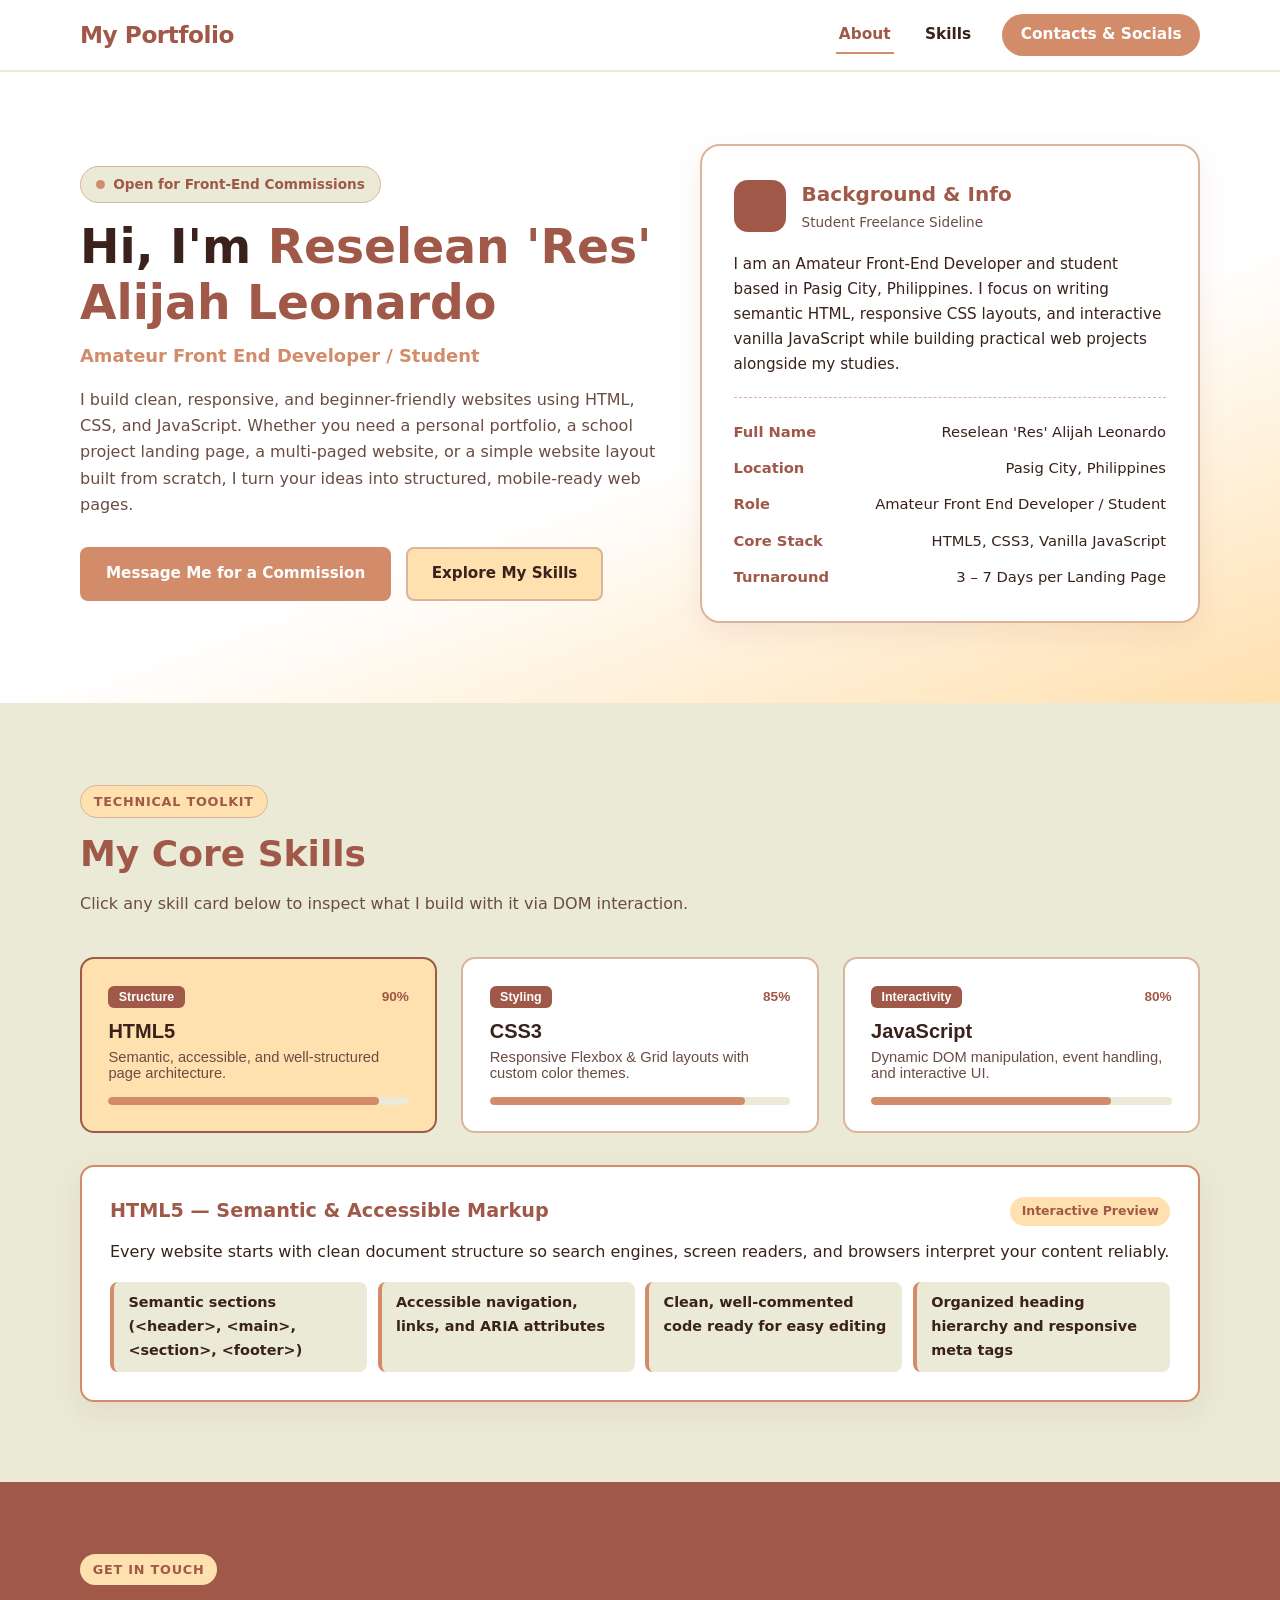
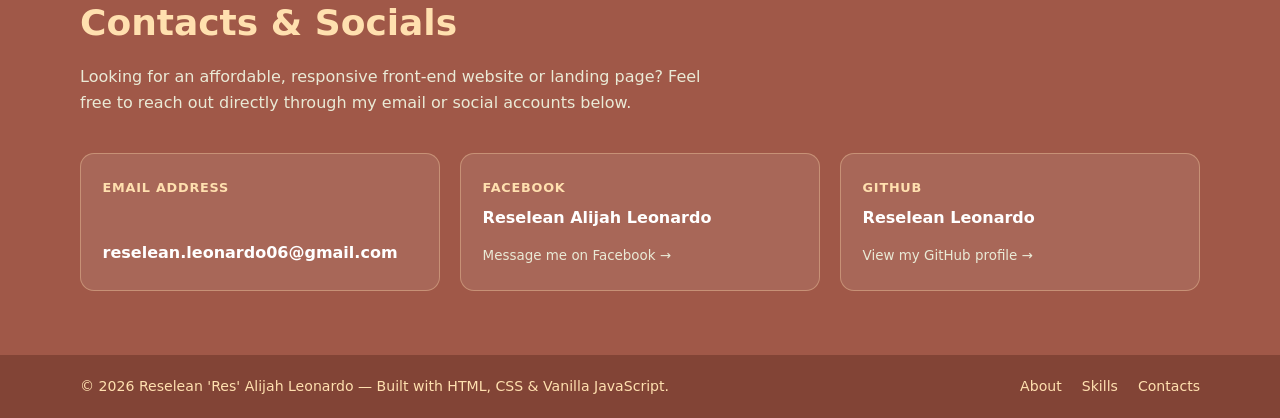
<file: index.html>
<!DOCTYPE html>
<html lang="en">
<head>
  <meta charset="UTF-8" />
  <meta name="viewport" content="width=device-width, initial-scale=1.0" />
  <title>Reselean Alijah Leonardo | Front-End Web Portfolio</title>
  <link rel="stylesheet" href="style.css" />
  <script src="script.js" defer></script>
</head>
<body>

<!-- HEADER -->
  <header class="site-header" id="top">
    <div class="container header-inner">
      <a href="#top" class="brand-logo" id="headerBrand">My Portfolio</a>

<!-- HAMBURGER ICON -->
      <button
        class="hamburger-btn"
        id="hamburgerBtn"
        type="button"
        aria-label="Toggle navigation menu"
        aria-expanded="false"
        aria-controls="navMenu"
      >
        <span class="bar"></span>
        <span class="bar"></span>
        <span class="bar"></span>
      </button>

<!-- NAVIGATION LINKS -->
      <nav class="nav-menu" id="navMenu" aria-label="Primary Navigation">
        <a href="#about" class="nav-link active">About</a>
        <a href="#skills" class="nav-link">Skills</a>
        <a href="#contact" class="nav-link nav-cta">Contacts & Socials</a>
      </nav>
    </div>
  </header>

<!-- PERSONAL BACKGROUND -->
  <main>
    <section class="hero-section" id="about">
      <div class="container hero-grid">
        <div class="hero-content">
          <span class="status-pill" id="heroAvailability">Open for Front-End Commissions</span>
          <h1>Hi, I'm <span class="highlight-name" id="heroName">Reselean Alijah Leonardo</span></h1>
          <p class="hero-subtitle" id="heroRole">Amateur Front End Developer / Student</p>
          <p class="hero-description" id="heroBio">
            I build clean, responsive, and beginner-friendly websites using HTML, CSS, and JavaScript.
            Whether you need a personal portfolio, a school project landing page, a multi-paged website, or a simple website layout
            built from scratch, I turn your ideas into structured, mobile-ready web pages.
          </p>

          <div class="hero-actions">
            <a href="#contact" class="btn btn-primary">Message Me for a Commission</a>
            <a href="#skills" class="btn btn-secondary">Explore My Skills</a>
          </div>
        </div>

<!-- Personal Background Card -->
        <aside class="profile-card" aria-label="Personal Information and Background">
          <div class="profile-header">
            <div class="avatar-badge" aria-hidden="true"></></div>
            <div>
              <h2>Background & Info</h2>
              <p class="muted-label">Student Freelance Sideline</p>
            </div>
          </div>

          <p class="background-text" id="aboutBackground">
            I am an Amateur Front-End Developer and student based in Pasig City, Philippines. I focus on
            writing semantic HTML, responsive CSS layouts, and interactive vanilla JavaScript while building
            practical web projects alongside my studies.
          </p>

          <ul class="info-list">
            <li>
              <span class="info-key">Full Name</span>
              <span class="info-val" id="infoFullName">Reselean Alijah Leonardo</span>
            </li>
            <li>
              <span class="info-key">Location</span>
              <span class="info-val" id="heroLocation">Pasig City, Philippines</span>
            </li>
            <li>
              <span class="info-key">Role</span>
              <span class="info-val">Amateur Front End Developer / Student</span>
            </li>
            <li>
              <span class="info-key">Core Stack</span>
              <span class="info-val">HTML5, CSS3, Vanilla JavaScript</span>
            </li>
            <li>
              <span class="info-key">Turnaround</span>
              <span class="info-val" id="heroTurnaround">3 – 7 Days per Landing Page</span>
            </li>
          </ul>
        </aside>
      </div>
    </section>

<!-- SKILLS -->
    <section class="section section-beige" id="skills">
      <div class="container">
        <div class="section-heading">
          <span class="section-tag">Technical Toolkit</span>
          <h2>My Core Skills</h2>
          <p>Click any skill card below to inspect what I build with it via DOM interaction.</p>
        </div>

        <!-- Skill Cards Rendered & Controlled by script.js -->
        <div class="skills-grid" id="skillsGrid" role="tablist" aria-label="Technical Skills"></div>

        <!-- Dynamic Skill Detail Box -->
        <div class="skill-detail-panel" id="skillDetailPanel" aria-live="polite">
          <div class="detail-header">
            <h3 id="skillDetailTitle">HTML5 — Semantic & Accessible Markup</h3>
            <span class="detail-badge">Interactive Preview</span>
          </div>
          <p id="skillDetailDesc"></p>
          <ul class="deliverables-list" id="skillDetailDeliverables"></ul>
        </div>
      </div>
    </section>
  </main>

<!-- CONTACTS / SOCIALS -->
  <footer class="site-footer" id="contact">
    <div class="container footer-wrapper">
      <div class="footer-header">
        <span class="section-tag tag-light">Get In Touch</span>
        <h2>Contacts & Socials</h2>
        <p>
          Looking for an affordable, responsive front-end website or landing page?
          Feel free to reach out directly through my email or social accounts below.
        </p>
      </div>

      <div class="contact-cards-grid">
        <a
          target="_blank"
          rel="noopener noreferrer"
          class="contact-card"
          id="contactEmailLink"
        >
          <span class="contact-label">Email Address</span>
          <strong class="contact-value" id="contactEmailDisplay">reselean.leonardo06@gmail.com</strong>
        </a>

        <a
          href="https://www.facebook.com/reselean.leonardo06"
          target="_blank"
          rel="noopener noreferrer"
          class="contact-card"
          id="contactFacebookLink"
        >
          <span class="contact-label">Facebook</span>
          <strong class="contact-value">Reselean Alijah Leonardo</strong>
          <span class="contact-hint">Message me on Facebook →</span>
        </a>

        <a
          href="https://github.com/resleonardo"
          target="_blank"
          rel="noopener noreferrer"
          class="contact-card"
          id="contactGithubLink"
        >
          <span class="contact-label">GitHub</span>
          <strong class="contact-value">Reselean Leonardo</strong>
          <span class="contact-hint">View my GitHub profile →</span>
        </a>
      </div>
    </div>

    <div class="footer-bottom">
      <div class="container footer-bottom-inner">
        <p>© <span id="footerYear"></span> <span id="footerBrand">Reselean Alijah Leonardo</span> — Built with HTML, CSS & Vanilla JavaScript.</p>
        <div class="footer-links">
          <a href="#about">About</a>
          <a href="#skills">Skills</a>
          <a href="#contact">Contacts</a>
        </div>
      </div>
    </div>
  </footer>

<!-- ARROW UP BUTTON -->
  <button
    type="button"
    class="back-to-top"
    id="backToTopBtn"
    aria-label="Go back to top"
    title="Back to top"
  >
    ↑
  </button>

</body>
</html>
</file>
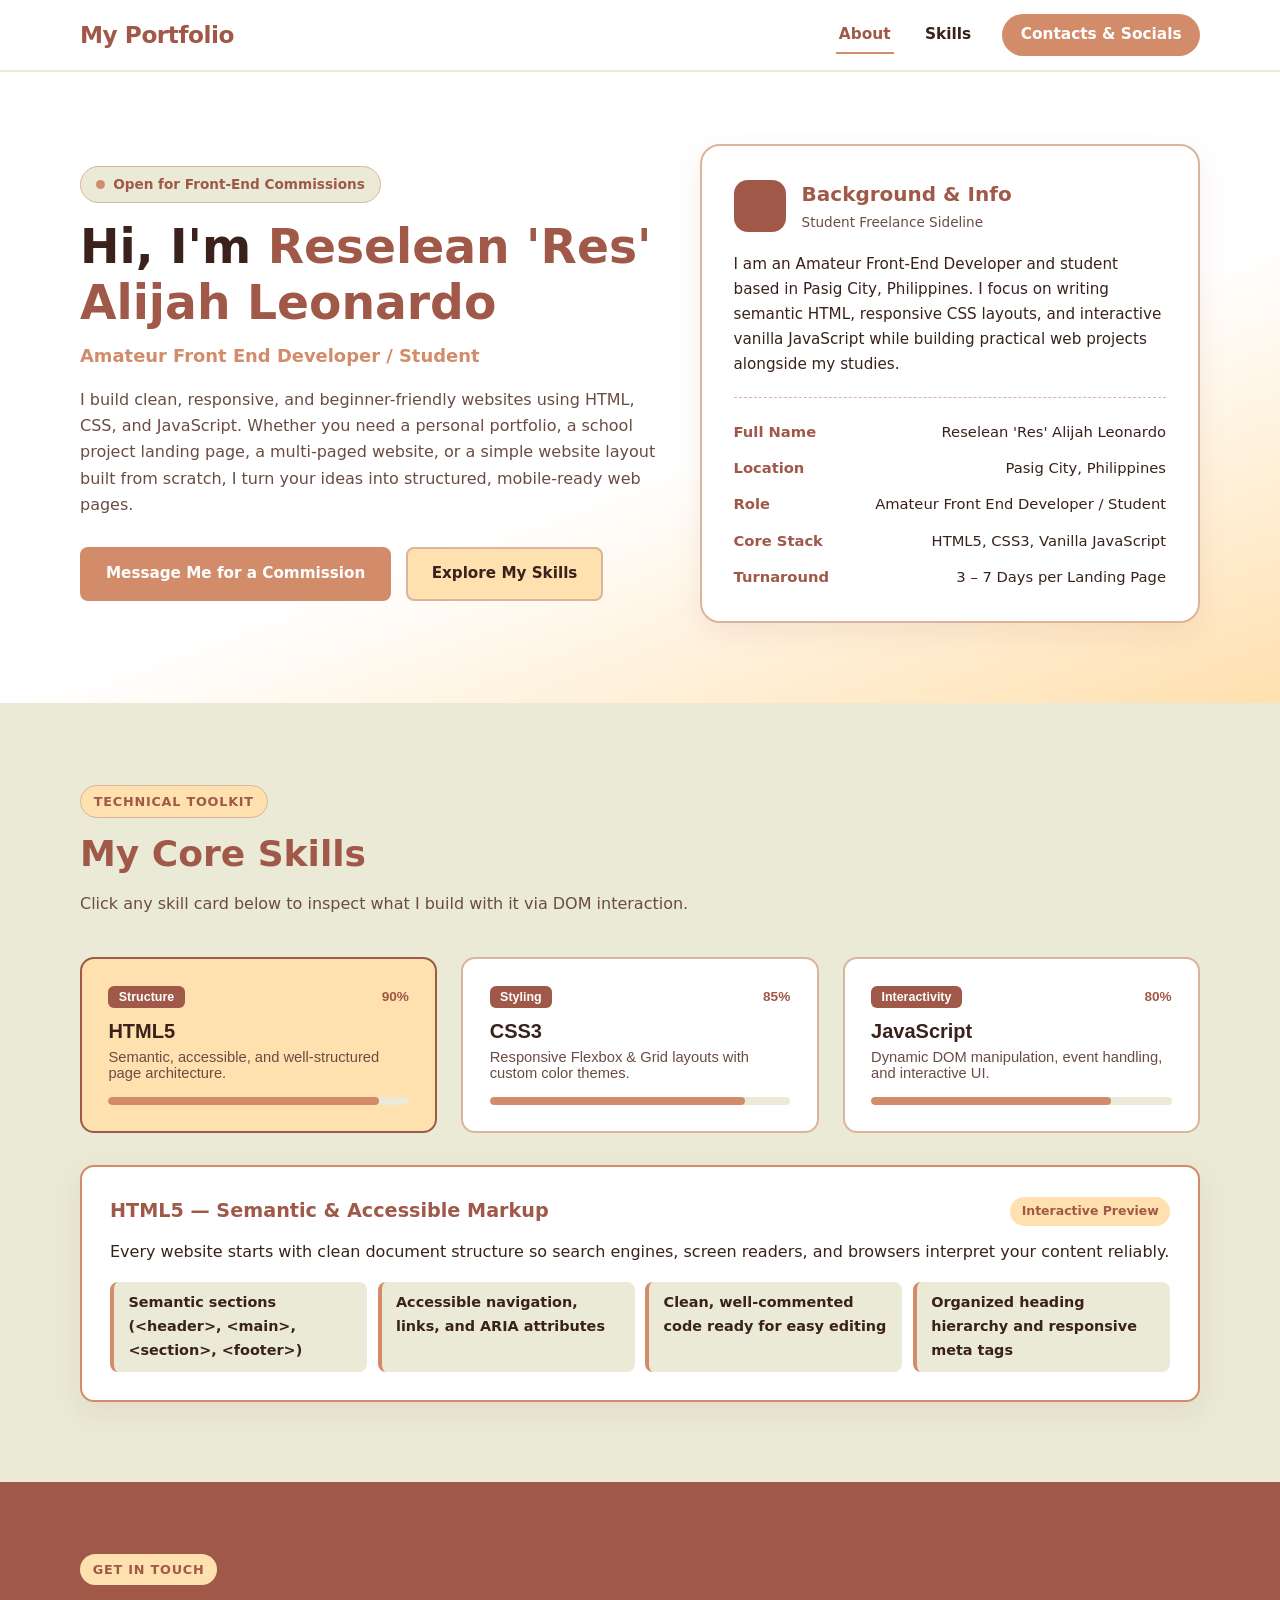
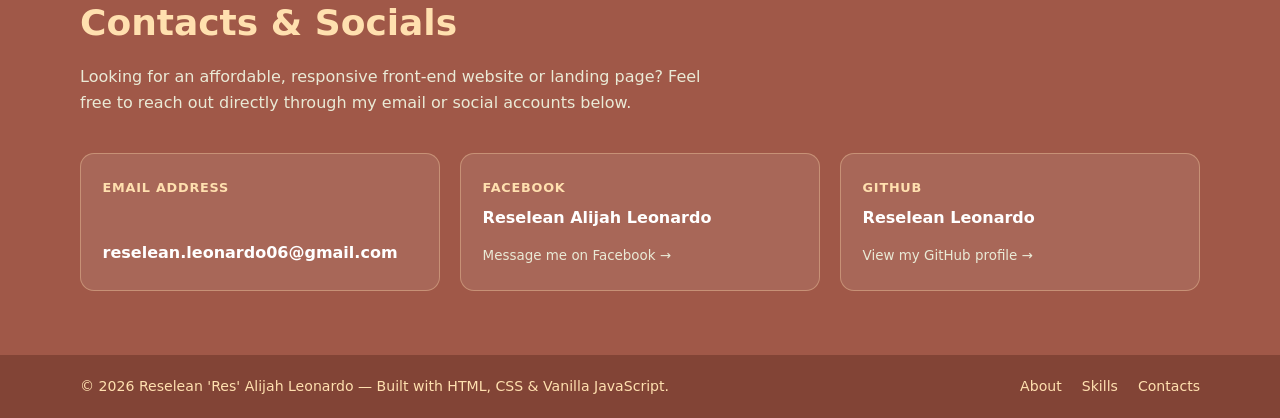
<file: portfolio-index.html>
<!DOCTYPE html>
<html lang="en">
<head>
  <meta charset="UTF-8" />
  <meta name="viewport" content="width=device-width, initial-scale=1.0" />
  <title>Reselean Alijah Leonardo | Front-End Web Portfolio</title>
  <link rel="stylesheet" href="portfolio-style.css" />
  <script src="portfolio-script.js" defer></script>
</head>
<body>

<!-- HEADER -->
  <header class="site-header" id="top">
    <div class="container header-inner">
      <a href="#top" class="brand-logo" id="headerBrand">My Portfolio</a>

<!-- HAMBURGER ICON -->
      <button
        class="hamburger-btn"
        id="hamburgerBtn"
        type="button"
        aria-label="Toggle navigation menu"
        aria-expanded="false"
        aria-controls="navMenu"
      >
        <span class="bar"></span>
        <span class="bar"></span>
        <span class="bar"></span>
      </button>

<!-- NAVIGATION LINKS -->
      <nav class="nav-menu" id="navMenu" aria-label="Primary Navigation">
        <a href="#about" class="nav-link active">About</a>
        <a href="#skills" class="nav-link">Skills</a>
        <a href="#contact" class="nav-link nav-cta">Contacts & Socials</a>
      </nav>
    </div>
  </header>

<!-- PERSONAL BACKGROUND -->
  <main>
    <section class="hero-section" id="about">
      <div class="container hero-grid">
        <div class="hero-content">
          <span class="status-pill" id="heroAvailability">Open for Front-End Commissions</span>
          <h1>Hi, I'm <span class="highlight-name" id="heroName">Reselean Alijah Leonardo</span></h1>
          <p class="hero-subtitle" id="heroRole">Amateur Front End Developer / Student</p>
          <p class="hero-description" id="heroBio">
            I build clean, responsive, and beginner-friendly websites using HTML, CSS, and JavaScript.
            Whether you need a personal portfolio, a school project landing page, a multi-paged website, or a simple website layout
            built from scratch, I turn your ideas into structured, mobile-ready web pages.
          </p>

          <div class="hero-actions">
            <a href="#contact" class="btn btn-primary">Message Me for a Commission</a>
            <a href="#skills" class="btn btn-secondary">Explore My Skills</a>
          </div>
        </div>

<!-- Personal Background Card -->
        <aside class="profile-card" aria-label="Personal Information and Background">
          <div class="profile-header">
            <div class="avatar-badge" aria-hidden="true"></></div>
            <div>
              <h2>Background & Info</h2>
              <p class="muted-label">Student Freelance Sideline</p>
            </div>
          </div>

          <p class="background-text" id="aboutBackground">
            I am an Amateur Front-End Developer and student based in Pasig City, Philippines. I focus on
            writing semantic HTML, responsive CSS layouts, and interactive vanilla JavaScript while building
            practical web projects alongside my studies.
          </p>

          <ul class="info-list">
            <li>
              <span class="info-key">Full Name</span>
              <span class="info-val" id="infoFullName">Reselean Alijah Leonardo</span>
            </li>
            <li>
              <span class="info-key">Location</span>
              <span class="info-val" id="heroLocation">Pasig City, Philippines</span>
            </li>
            <li>
              <span class="info-key">Role</span>
              <span class="info-val">Amateur Front End Developer / Student</span>
            </li>
            <li>
              <span class="info-key">Core Stack</span>
              <span class="info-val">HTML5, CSS3, Vanilla JavaScript</span>
            </li>
            <li>
              <span class="info-key">Turnaround</span>
              <span class="info-val" id="heroTurnaround">3 – 7 Days per Landing Page</span>
            </li>
          </ul>
        </aside>
      </div>
    </section>

<!-- SKILLS -->
    <section class="section section-beige" id="skills">
      <div class="container">
        <div class="section-heading">
          <span class="section-tag">Technical Toolkit</span>
          <h2>My Core Skills</h2>
          <p>Click any skill card below to inspect what I build with it via DOM interaction.</p>
        </div>

        <!-- Skill Cards Rendered & Controlled by script.js -->
        <div class="skills-grid" id="skillsGrid" role="tablist" aria-label="Technical Skills"></div>

        <!-- Dynamic Skill Detail Box -->
        <div class="skill-detail-panel" id="skillDetailPanel" aria-live="polite">
          <div class="detail-header">
            <h3 id="skillDetailTitle">HTML5 — Semantic & Accessible Markup</h3>
            <span class="detail-badge">Interactive Preview</span>
          </div>
          <p id="skillDetailDesc"></p>
          <ul class="deliverables-list" id="skillDetailDeliverables"></ul>
        </div>
      </div>
    </section>
  </main>

<!-- CONTACTS / SOCIALS -->
  <footer class="site-footer" id="contact">
    <div class="container footer-wrapper">
      <div class="footer-header">
        <span class="section-tag tag-light">Get In Touch</span>
        <h2>Contacts & Socials</h2>
        <p>
          Looking for an affordable, responsive front-end website or landing page?
          Feel free to reach out directly through my email or social accounts below.
        </p>
      </div>

      <div class="contact-cards-grid">
        <a
          target="_blank"
          rel="noopener noreferrer"
          class="contact-card"
          id="contactEmailLink"
        >
          <span class="contact-label">Email Address</span>
          <strong class="contact-value" id="contactEmailDisplay">reselean.leonardo06@gmail.com</strong>
        </a>

        <a
          href="https://www.facebook.com/reselean.leonardo06"
          target="_blank"
          rel="noopener noreferrer"
          class="contact-card"
          id="contactFacebookLink"
        >
          <span class="contact-label">Facebook</span>
          <strong class="contact-value">Reselean Alijah Leonardo</strong>
          <span class="contact-hint">Message me on Facebook →</span>
        </a>

        <a
          href="https://github.com/resleonardo"
          target="_blank"
          rel="noopener noreferrer"
          class="contact-card"
          id="contactGithubLink"
        >
          <span class="contact-label">GitHub</span>
          <strong class="contact-value">Reselean Leonardo</strong>
          <span class="contact-hint">View my GitHub profile →</span>
        </a>
      </div>
    </div>

    <div class="footer-bottom">
      <div class="container footer-bottom-inner">
        <p>© <span id="footerYear"></span> <span id="footerBrand">Reselean Alijah Leonardo</span> — Built with HTML, CSS & Vanilla JavaScript.</p>
        <div class="footer-links">
          <a href="#about">About</a>
          <a href="#skills">Skills</a>
          <a href="#contact">Contacts</a>
        </div>
      </div>
    </div>
  </footer>

<!-- ARROW UP BUTTON -->
  <button
    type="button"
    class="back-to-top"
    id="backToTopBtn"
    aria-label="Go back to top"
    title="Back to top"
  >
    ↑
  </button>

</body>
</html>
</file>
<file: style.css>
/* COLOR PALETTE */
:root {
  --color-white: #ffffff;
  --color-peach: #ffe0af;
  --color-beige: #eaead6;
  --color-sand: #dab49d;
  --color-orange: #d38c69;
  --color-brown: #a05848;
  --color-text-dark: #3a211b;
  --color-text-muted: #6b4c43;
  --header-height: 72px;
  --radius-sm: 8px;
  --radius-md: 14px;
  --radius-lg: 20px;
  --shadow-soft: 0 10px 28px rgba(160, 88, 72, 0.1);
  --shadow-hover: 0 14px 32px rgba(160, 88, 72, 0.18);
  --transition: 0.25s ease;
}

/* TYPOGRAPHY */
*,
*::before,
*::after {
  box-sizing: border-box;
  margin: 0;
  padding: 0;
}

html {
  scroll-behavior: smooth;
  scroll-padding-top: var(--header-height);
}

body {
  font-family: system-ui, -apple-system, "Segoe UI", Roboto, Helvetica, Arial, sans-serif;
  background-color: var(--color-white);
  color: var(--color-text-dark);
  line-height: 1.65;
  overflow-x: hidden;
}

a {
  color: inherit;
  text-decoration: none;
}

ul {
  list-style: none;
}

.container {
  width: min(1120px, 92%);
  margin-inline: auto;
}

/* STICKY HEADER */
.site-header {
  position: sticky;
  top: 0;
  z-index: 1000;
  height: var(--header-height);
  background-color: rgba(255, 255, 255, 0.95);
  backdrop-filter: blur(8px);
  border-bottom: 2px solid var(--color-beige);
}

.header-inner {
  height: 100%;
  display: flex;
  align-items: center;
  justify-content: space-between;
}

.brand-logo {
  font-size: 1.45rem;
  font-weight: 800;
  color: var(--color-brown);
  letter-spacing: -0.02em;
}

.nav-menu {
  display: flex;
  align-items: center;
  gap: 1.75rem;
}

.nav-link {
  font-weight: 600;
  font-size: 0.96rem;
  color: var(--color-text-dark);
  padding: 0.4rem 0.2rem;
  position: relative;
  transition: color var(--transition);
}

.nav-link::after {
  content: "";
  position: absolute;
  left: 0;
  bottom: 0;
  width: 0;
  height: 2.5px;
  background-color: var(--color-orange);
  transition: width var(--transition);
}

.nav-link:hover,
.nav-link.active {
  color: var(--color-brown);
}

.nav-link:hover::after,
.nav-link.active::after {
  width: 100%;
}

.nav-cta {
  background-color: var(--color-orange);
  color: var(--color-white) !important;
  padding: 0.55rem 1.15rem;
  border-radius: 999px;
}

.nav-cta::after {
  display: none;
}

.nav-cta:hover {
  background-color: var(--color-brown);
}

/* HAMBURGER ICON */
.hamburger-btn {
  display: none;
  flex-direction: column;
  justify-content: center;
  gap: 5px;
  width: 42px;
  height: 42px;
  background: var(--color-beige);
  border: 1.5px solid var(--color-sand);
  border-radius: var(--radius-sm);
  cursor: pointer;
  padding: 8px;
}

.hamburger-btn .bar {
  display: block;
  width: 100%;
  height: 2.5px;
  background-color: var(--color-brown);
  border-radius: 2px;
  transition: transform var(--transition), opacity var(--transition);
}

.hamburger-btn.open .bar:nth-child(1) {
  transform: translateY(7.5px) rotate(45deg);
}

.hamburger-btn.open .bar:nth-child(2) {
  opacity: 0;
}

.hamburger-btn.open .bar:nth-child(3) {
  transform: translateY(-7.5px) rotate(-45deg);
}

/* BUTTONS */
.btn {
  display: inline-flex;
  align-items: center;
  justify-content: center;
  gap: 0.5rem;
  font-weight: 700;
  font-size: 0.95rem;
  padding: 0.8rem 1.5rem;
  border-radius: var(--radius-sm);
  border: 2px solid transparent;
  cursor: pointer;
  transition: all var(--transition);
}

.btn-primary {
  background-color: var(--color-orange);
  color: var(--color-white);
}

.btn-primary:hover {
  background-color: var(--color-brown);
  transform: translateY(-2px);
}

.btn-secondary {
  background-color: var(--color-peach);
  color: var(--color-text-dark);
  border-color: var(--color-sand);
}

.btn-secondary:hover {
  background-color: var(--color-sand);
  color: var(--color-white);
}

.section {
  padding: 5rem 0;
}

.section-beige {
  background-color: var(--color-beige);
}

.section-heading {
  margin-bottom: 2.5rem;
}

.section-heading h2 {
  font-size: clamp(1.75rem, 3vw, 2.25rem);
  color: var(--color-brown);
  margin: 0.35rem 0 0.5rem;
}

.section-heading p {
  color: var(--color-text-muted);
  max-width: 620px;
}

.section-tag {
  display: inline-block;
  background-color: var(--color-peach);
  color: var(--color-brown);
  font-size: 0.8rem;
  font-weight: 700;
  text-transform: uppercase;
  letter-spacing: 0.06em;
  padding: 0.3rem 0.8rem;
  border-radius: 999px;
  border: 1px solid var(--color-sand);
}

/* PERSONAL BACKGROUND */
.hero-section {
  padding: 4.5rem 0 5rem;
  background: linear-gradient(160deg, var(--color-white) 58%, var(--color-peach) 100%);
  border-bottom: 2px solid var(--color-beige);
}

.hero-grid {
  display: grid;
  grid-template-columns: 1.15fr 1fr;
  gap: 2.75rem;
  align-items: center;
}

.status-pill {
  display: inline-flex;
  align-items: center;
  gap: 0.5rem;
  background-color: var(--color-beige);
  color: var(--color-brown);
  font-weight: 700;
  font-size: 0.85rem;
  padding: 0.4rem 0.95rem;
  border-radius: 999px;
  border: 1px solid var(--color-sand);
  margin-bottom: 1rem;
}

.status-pill::before {
  content: "";
  width: 9px;
  height: 9px;
  border-radius: 50%;
  background-color: var(--color-orange);
}

.hero-content h1 {
  font-size: clamp(2rem, 4vw, 2.95rem);
  line-height: 1.18;
  color: var(--color-text-dark);
  margin-bottom: 0.65rem;
}

.highlight-name {
  color: var(--color-brown);
}

.hero-subtitle {
  font-size: 1.12rem;
  font-weight: 700;
  color: var(--color-orange);
  margin-bottom: 1rem;
}

.hero-description {
  color: var(--color-text-muted);
  margin-bottom: 1.75rem;
  max-width: 58ch;
}

.hero-actions {
  display: flex;
  flex-wrap: wrap;
  gap: 0.9rem;
}

/* PERSONAL INFORMATION CARD */
.profile-card {
  background-color: var(--color-white);
  border: 2px solid var(--color-sand);
  border-radius: var(--radius-lg);
  padding: 2rem;
  box-shadow: var(--shadow-soft);
}

.profile-header {
  display: flex;
  align-items: center;
  gap: 1rem;
  margin-bottom: 1.15rem;
}

.avatar-badge {
  width: 52px;
  height: 52px;
  border-radius: var(--radius-md);
  background-color: var(--color-brown);
  color: var(--color-peach);
  font-weight: 800;
  font-size: 1.15rem;
  display: grid;
  place-items: center;
  flex-shrink: 0;
}

.profile-header h2 {
  font-size: 1.25rem;
  color: var(--color-brown);
}

.muted-label {
  font-size: 0.85rem;
  color: var(--color-text-muted);
}

.background-text {
  font-size: 0.95rem;
  color: var(--color-text-dark);
  margin-bottom: 1.35rem;
  padding-bottom: 1.25rem;
  border-bottom: 1.5px dashed var(--color-sand);
}

.info-list {
  display: grid;
  gap: 0.75rem;
}

.info-list li {
  display: flex;
  justify-content: space-between;
  gap: 1rem;
  font-size: 0.92rem;
}

.info-key {
  font-weight: 700;
  color: var(--color-brown);
  flex-shrink: 0;
}

.info-val {
  color: var(--color-text-dark);
  text-align: right;
}

/* SKILLS */
.skills-grid {
  display: grid;
  grid-template-columns: repeat(3, 1fr);
  gap: 1.5rem;
  margin-bottom: 2rem;
}

.skill-card {
  background-color: var(--color-white);
  border: 2px solid var(--color-sand);
  border-radius: var(--radius-md);
  padding: 1.65rem;
  cursor: pointer;
  text-align: left;
  transition: transform var(--transition), border-color var(--transition), box-shadow var(--transition);
}

.skill-card:hover {
  transform: translateY(-4px);
  box-shadow: var(--shadow-hover);
}

.skill-card.active {
  border-color: var(--color-brown);
  background-color: var(--color-peach);
}

.skill-top {
  display: flex;
  align-items: center;
  justify-content: space-between;
  margin-bottom: 0.75rem;
}

.skill-tag {
  background-color: var(--color-brown);
  color: var(--color-white);
  font-size: 0.78rem;
  font-weight: 700;
  padding: 0.25rem 0.65rem;
  border-radius: 6px;
}

.skill-level {
  font-size: 0.85rem;
  font-weight: 700;
  color: var(--color-brown);
}

.skill-card h3 {
  font-size: 1.25rem;
  color: var(--color-text-dark);
  margin-bottom: 0.4rem;
}

.skill-card p {
  font-size: 0.92rem;
  color: var(--color-text-muted);
  margin-bottom: 1rem;
}

.progress-track {
  width: 100%;
  height: 8px;
  background-color: var(--color-beige);
  border-radius: 999px;
  overflow: hidden;
}

.progress-fill {
  height: 100%;
  background-color: var(--color-orange);
  border-radius: 999px;
}

/* DYNAMIC DETAIL BOX */
.skill-detail-panel {
  background-color: var(--color-white);
  border: 2px solid var(--color-orange);
  border-radius: var(--radius-md);
  padding: 1.75rem;
  box-shadow: var(--shadow-soft);
}

.detail-header {
  display: flex;
  flex-wrap: wrap;
  align-items: center;
  justify-content: space-between;
  gap: 0.75rem;
  margin-bottom: 0.75rem;
}

.detail-header h3 {
  color: var(--color-brown);
  font-size: 1.2rem;
}

.detail-badge {
  background-color: var(--color-peach);
  color: var(--color-brown);
  font-size: 0.78rem;
  font-weight: 700;
  padding: 0.25rem 0.7rem;
  border-radius: 999px;
}

.deliverables-list {
  margin-top: 1rem;
  display: grid;
  grid-template-columns: repeat(auto-fit, minmax(220px, 1fr));
  gap: 0.65rem;
}

.deliverables-list li {
  background-color: var(--color-beige);
  padding: 0.6rem 0.9rem;
  border-radius: var(--radius-sm);
  font-size: 0.9rem;
  font-weight: 600;
  color: var(--color-text-dark);
  border-left: 4px solid var(--color-orange);
}

/* CONTACTS / SOCIALS */
.site-footer {
  background-color: var(--color-brown);
  color: var(--color-white);
  padding-top: 4.5rem;
}

.tag-light {
  background-color: var(--color-peach);
  color: var(--color-brown);
  border: none;
}

.footer-wrapper {
  padding-bottom: 4rem;
}

.footer-header {
  max-width: 640px;
  margin-bottom: 2.25rem;
}

.footer-header h2 {
  font-size: clamp(1.75rem, 3vw, 2.25rem);
  margin: 0.5rem 0 0.75rem;
  color: var(--color-peach);
}

.footer-header p {
  color: var(--color-beige);
}

.contact-cards-grid {
  display: grid;
  grid-template-columns: repeat(3, 1fr);
  gap: 1.25rem;
}

.contact-card {
  display: flex;
  flex-direction: column;
  justify-content: space-between;
  gap: 0.45rem;
  background-color: rgba(255, 255, 255, 0.09);
  border: 1.5px solid rgba(255, 224, 175, 0.35);
  border-radius: var(--radius-md);
  padding: 1.45rem 1.35rem;
  transition: transform var(--transition), background-color var(--transition), border-color var(--transition);
}

.contact-card:hover {
  transform: translateY(-4px);
  background-color: rgba(255, 224, 175, 0.16);
  border-color: var(--color-peach);
}

.contact-label {
  font-size: 0.8rem;
  font-weight: 700;
  text-transform: uppercase;
  letter-spacing: 0.06em;
  color: var(--color-peach);
}

.contact-value {
  font-size: 1rem;
  color: var(--color-white);
  word-break: break-word;
}

.contact-hint {
  font-size: 0.84rem;
  color: var(--color-beige);
  margin-top: 0.35rem;
}

/* FOOTER */
.footer-bottom {
  background-color: #824436;
  padding: 1.25rem 0;
  font-size: 0.88rem;
  color: var(--color-peach);
}

.footer-bottom-inner {
  display: flex;
  flex-wrap: wrap;
  align-items: center;
  justify-content: space-between;
  gap: 1rem;
}

.footer-links {
  display: flex;
  gap: 1.25rem;
}

.footer-links a:hover {
  text-decoration: underline;
}

/* BACK TO TOP BUTTON */
.back-to-top {
  position: fixed;
  right: 1.5rem;
  bottom: 1.5rem;
  z-index: 950;
  width: 46px;
  height: 46px;
  border-radius: 50%;
  border: 2px solid var(--color-peach);
  background-color: var(--color-orange);
  color: var(--color-white);
  font-size: 1.25rem;
  font-weight: 800;
  cursor: pointer;
  box-shadow: var(--shadow-hover);
  opacity: 0;
  visibility: hidden;
  transform: translateY(12px);
  transition: all var(--transition);
}

.back-to-top.visible {
  opacity: 1;
  visibility: visible;
  transform: translateY(0);
}

.back-to-top:hover {
  background-color: var(--color-brown);
  transform: translateY(-3px);
}

/* HAMBURGER ICON */
@media (max-width: 960px) {
  .hero-grid {
    grid-template-columns: 1fr;
  }

  .skills-grid,
  .contact-cards-grid {
    grid-template-columns: repeat(2, 1fr);
  }
}

@media (max-width: 768px) {
  .hamburger-btn {
    display: flex;
  }

  .nav-menu {
    position: fixed;
    top: var(--header-height);
    left: 0;
    right: 0;
    background-color: var(--color-white);
    border-bottom: 2px solid var(--color-sand);
    flex-direction: column;
    align-items: stretch;
    gap: 0.4rem;
    padding: 1.25rem 5%;
    box-shadow: var(--shadow-soft);
    transform: translateY(-120%);
    opacity: 0;
    pointer-events: none;
    transition: transform var(--transition), opacity var(--transition);
  }

  .nav-menu.open {
    transform: translateY(0);
    opacity: 1;
    pointer-events: auto;
  }

  .nav-link {
    padding: 0.7rem 0.5rem;
    border-bottom: 1px solid var(--color-beige);
  }

  .nav-link::after {
    display: none;
  }

  .nav-cta {
    text-align: center;
    margin-top: 0.5rem;
  }

  .skills-grid,
  .contact-cards-grid {
    grid-template-columns: 1fr;
  }
}
</file>
<file: portfolio-style.css>
/* COLOR PALETTE */
:root {
  --color-white: #ffffff;
  --color-peach: #ffe0af;
  --color-beige: #eaead6;
  --color-sand: #dab49d;
  --color-orange: #d38c69;
  --color-brown: #a05848;
  --color-text-dark: #3a211b;
  --color-text-muted: #6b4c43;
  --header-height: 72px;
  --radius-sm: 8px;
  --radius-md: 14px;
  --radius-lg: 20px;
  --shadow-soft: 0 10px 28px rgba(160, 88, 72, 0.1);
  --shadow-hover: 0 14px 32px rgba(160, 88, 72, 0.18);
  --transition: 0.25s ease;
}

/* TYPOGRAPHY */
*,
*::before,
*::after {
  box-sizing: border-box;
  margin: 0;
  padding: 0;
}

html {
  scroll-behavior: smooth;
  scroll-padding-top: var(--header-height);
}

body {
  font-family: system-ui, -apple-system, "Segoe UI", Roboto, Helvetica, Arial, sans-serif;
  background-color: var(--color-white);
  color: var(--color-text-dark);
  line-height: 1.65;
  overflow-x: hidden;
}

a {
  color: inherit;
  text-decoration: none;
}

ul {
  list-style: none;
}

.container {
  width: min(1120px, 92%);
  margin-inline: auto;
}

/* STICKY HEADER */
.site-header {
  position: sticky;
  top: 0;
  z-index: 1000;
  height: var(--header-height);
  background-color: rgba(255, 255, 255, 0.95);
  backdrop-filter: blur(8px);
  border-bottom: 2px solid var(--color-beige);
}

.header-inner {
  height: 100%;
  display: flex;
  align-items: center;
  justify-content: space-between;
}

.brand-logo {
  font-size: 1.45rem;
  font-weight: 800;
  color: var(--color-brown);
  letter-spacing: -0.02em;
}

.nav-menu {
  display: flex;
  align-items: center;
  gap: 1.75rem;
}

.nav-link {
  font-weight: 600;
  font-size: 0.96rem;
  color: var(--color-text-dark);
  padding: 0.4rem 0.2rem;
  position: relative;
  transition: color var(--transition);
}

.nav-link::after {
  content: "";
  position: absolute;
  left: 0;
  bottom: 0;
  width: 0;
  height: 2.5px;
  background-color: var(--color-orange);
  transition: width var(--transition);
}

.nav-link:hover,
.nav-link.active {
  color: var(--color-brown);
}

.nav-link:hover::after,
.nav-link.active::after {
  width: 100%;
}

.nav-cta {
  background-color: var(--color-orange);
  color: var(--color-white) !important;
  padding: 0.55rem 1.15rem;
  border-radius: 999px;
}

.nav-cta::after {
  display: none;
}

.nav-cta:hover {
  background-color: var(--color-brown);
}

/* HAMBURGER ICON */
.hamburger-btn {
  display: none;
  flex-direction: column;
  justify-content: center;
  gap: 5px;
  width: 42px;
  height: 42px;
  background: var(--color-beige);
  border: 1.5px solid var(--color-sand);
  border-radius: var(--radius-sm);
  cursor: pointer;
  padding: 8px;
}

.hamburger-btn .bar {
  display: block;
  width: 100%;
  height: 2.5px;
  background-color: var(--color-brown);
  border-radius: 2px;
  transition: transform var(--transition), opacity var(--transition);
}

.hamburger-btn.open .bar:nth-child(1) {
  transform: translateY(7.5px) rotate(45deg);
}

.hamburger-btn.open .bar:nth-child(2) {
  opacity: 0;
}

.hamburger-btn.open .bar:nth-child(3) {
  transform: translateY(-7.5px) rotate(-45deg);
}

/* BUTTONS */
.btn {
  display: inline-flex;
  align-items: center;
  justify-content: center;
  gap: 0.5rem;
  font-weight: 700;
  font-size: 0.95rem;
  padding: 0.8rem 1.5rem;
  border-radius: var(--radius-sm);
  border: 2px solid transparent;
  cursor: pointer;
  transition: all var(--transition);
}

.btn-primary {
  background-color: var(--color-orange);
  color: var(--color-white);
}

.btn-primary:hover {
  background-color: var(--color-brown);
  transform: translateY(-2px);
}

.btn-secondary {
  background-color: var(--color-peach);
  color: var(--color-text-dark);
  border-color: var(--color-sand);
}

.btn-secondary:hover {
  background-color: var(--color-sand);
  color: var(--color-white);
}

.section {
  padding: 5rem 0;
}

.section-beige {
  background-color: var(--color-beige);
}

.section-heading {
  margin-bottom: 2.5rem;
}

.section-heading h2 {
  font-size: clamp(1.75rem, 3vw, 2.25rem);
  color: var(--color-brown);
  margin: 0.35rem 0 0.5rem;
}

.section-heading p {
  color: var(--color-text-muted);
  max-width: 620px;
}

.section-tag {
  display: inline-block;
  background-color: var(--color-peach);
  color: var(--color-brown);
  font-size: 0.8rem;
  font-weight: 700;
  text-transform: uppercase;
  letter-spacing: 0.06em;
  padding: 0.3rem 0.8rem;
  border-radius: 999px;
  border: 1px solid var(--color-sand);
}

/* PERSONAL BACKGROUND */
.hero-section {
  padding: 4.5rem 0 5rem;
  background: linear-gradient(160deg, var(--color-white) 58%, var(--color-peach) 100%);
  border-bottom: 2px solid var(--color-beige);
}

.hero-grid {
  display: grid;
  grid-template-columns: 1.15fr 1fr;
  gap: 2.75rem;
  align-items: center;
}

.status-pill {
  display: inline-flex;
  align-items: center;
  gap: 0.5rem;
  background-color: var(--color-beige);
  color: var(--color-brown);
  font-weight: 700;
  font-size: 0.85rem;
  padding: 0.4rem 0.95rem;
  border-radius: 999px;
  border: 1px solid var(--color-sand);
  margin-bottom: 1rem;
}

.status-pill::before {
  content: "";
  width: 9px;
  height: 9px;
  border-radius: 50%;
  background-color: var(--color-orange);
}

.hero-content h1 {
  font-size: clamp(2rem, 4vw, 2.95rem);
  line-height: 1.18;
  color: var(--color-text-dark);
  margin-bottom: 0.65rem;
}

.highlight-name {
  color: var(--color-brown);
}

.hero-subtitle {
  font-size: 1.12rem;
  font-weight: 700;
  color: var(--color-orange);
  margin-bottom: 1rem;
}

.hero-description {
  color: var(--color-text-muted);
  margin-bottom: 1.75rem;
  max-width: 58ch;
}

.hero-actions {
  display: flex;
  flex-wrap: wrap;
  gap: 0.9rem;
}

/* PERSONAL INFORMATION CARD */
.profile-card {
  background-color: var(--color-white);
  border: 2px solid var(--color-sand);
  border-radius: var(--radius-lg);
  padding: 2rem;
  box-shadow: var(--shadow-soft);
}

.profile-header {
  display: flex;
  align-items: center;
  gap: 1rem;
  margin-bottom: 1.15rem;
}

.avatar-badge {
  width: 52px;
  height: 52px;
  border-radius: var(--radius-md);
  background-color: var(--color-brown);
  color: var(--color-peach);
  font-weight: 800;
  font-size: 1.15rem;
  display: grid;
  place-items: center;
  flex-shrink: 0;
}

.profile-header h2 {
  font-size: 1.25rem;
  color: var(--color-brown);
}

.muted-label {
  font-size: 0.85rem;
  color: var(--color-text-muted);
}

.background-text {
  font-size: 0.95rem;
  color: var(--color-text-dark);
  margin-bottom: 1.35rem;
  padding-bottom: 1.25rem;
  border-bottom: 1.5px dashed var(--color-sand);
}

.info-list {
  display: grid;
  gap: 0.75rem;
}

.info-list li {
  display: flex;
  justify-content: space-between;
  gap: 1rem;
  font-size: 0.92rem;
}

.info-key {
  font-weight: 700;
  color: var(--color-brown);
  flex-shrink: 0;
}

.info-val {
  color: var(--color-text-dark);
  text-align: right;
}

/* SKILLS */
.skills-grid {
  display: grid;
  grid-template-columns: repeat(3, 1fr);
  gap: 1.5rem;
  margin-bottom: 2rem;
}

.skill-card {
  background-color: var(--color-white);
  border: 2px solid var(--color-sand);
  border-radius: var(--radius-md);
  padding: 1.65rem;
  cursor: pointer;
  text-align: left;
  transition: transform var(--transition), border-color var(--transition), box-shadow var(--transition);
}

.skill-card:hover {
  transform: translateY(-4px);
  box-shadow: var(--shadow-hover);
}

.skill-card.active {
  border-color: var(--color-brown);
  background-color: var(--color-peach);
}

.skill-top {
  display: flex;
  align-items: center;
  justify-content: space-between;
  margin-bottom: 0.75rem;
}

.skill-tag {
  background-color: var(--color-brown);
  color: var(--color-white);
  font-size: 0.78rem;
  font-weight: 700;
  padding: 0.25rem 0.65rem;
  border-radius: 6px;
}

.skill-level {
  font-size: 0.85rem;
  font-weight: 700;
  color: var(--color-brown);
}

.skill-card h3 {
  font-size: 1.25rem;
  color: var(--color-text-dark);
  margin-bottom: 0.4rem;
}

.skill-card p {
  font-size: 0.92rem;
  color: var(--color-text-muted);
  margin-bottom: 1rem;
}

.progress-track {
  width: 100%;
  height: 8px;
  background-color: var(--color-beige);
  border-radius: 999px;
  overflow: hidden;
}

.progress-fill {
  height: 100%;
  background-color: var(--color-orange);
  border-radius: 999px;
}

/* DYNAMIC DETAIL BOX */
.skill-detail-panel {
  background-color: var(--color-white);
  border: 2px solid var(--color-orange);
  border-radius: var(--radius-md);
  padding: 1.75rem;
  box-shadow: var(--shadow-soft);
}

.detail-header {
  display: flex;
  flex-wrap: wrap;
  align-items: center;
  justify-content: space-between;
  gap: 0.75rem;
  margin-bottom: 0.75rem;
}

.detail-header h3 {
  color: var(--color-brown);
  font-size: 1.2rem;
}

.detail-badge {
  background-color: var(--color-peach);
  color: var(--color-brown);
  font-size: 0.78rem;
  font-weight: 700;
  padding: 0.25rem 0.7rem;
  border-radius: 999px;
}

.deliverables-list {
  margin-top: 1rem;
  display: grid;
  grid-template-columns: repeat(auto-fit, minmax(220px, 1fr));
  gap: 0.65rem;
}

.deliverables-list li {
  background-color: var(--color-beige);
  padding: 0.6rem 0.9rem;
  border-radius: var(--radius-sm);
  font-size: 0.9rem;
  font-weight: 600;
  color: var(--color-text-dark);
  border-left: 4px solid var(--color-orange);
}

/* CONTACTS / SOCIALS */
.site-footer {
  background-color: var(--color-brown);
  color: var(--color-white);
  padding-top: 4.5rem;
}

.tag-light {
  background-color: var(--color-peach);
  color: var(--color-brown);
  border: none;
}

.footer-wrapper {
  padding-bottom: 4rem;
}

.footer-header {
  max-width: 640px;
  margin-bottom: 2.25rem;
}

.footer-header h2 {
  font-size: clamp(1.75rem, 3vw, 2.25rem);
  margin: 0.5rem 0 0.75rem;
  color: var(--color-peach);
}

.footer-header p {
  color: var(--color-beige);
}

.contact-cards-grid {
  display: grid;
  grid-template-columns: repeat(3, 1fr);
  gap: 1.25rem;
}

.contact-card {
  display: flex;
  flex-direction: column;
  justify-content: space-between;
  gap: 0.45rem;
  background-color: rgba(255, 255, 255, 0.09);
  border: 1.5px solid rgba(255, 224, 175, 0.35);
  border-radius: var(--radius-md);
  padding: 1.45rem 1.35rem;
  transition: transform var(--transition), background-color var(--transition), border-color var(--transition);
}

.contact-card:hover {
  transform: translateY(-4px);
  background-color: rgba(255, 224, 175, 0.16);
  border-color: var(--color-peach);
}

.contact-label {
  font-size: 0.8rem;
  font-weight: 700;
  text-transform: uppercase;
  letter-spacing: 0.06em;
  color: var(--color-peach);
}

.contact-value {
  font-size: 1rem;
  color: var(--color-white);
  word-break: break-word;
}

.contact-hint {
  font-size: 0.84rem;
  color: var(--color-beige);
  margin-top: 0.35rem;
}

/* FOOTER */
.footer-bottom {
  background-color: #824436;
  padding: 1.25rem 0;
  font-size: 0.88rem;
  color: var(--color-peach);
}

.footer-bottom-inner {
  display: flex;
  flex-wrap: wrap;
  align-items: center;
  justify-content: space-between;
  gap: 1rem;
}

.footer-links {
  display: flex;
  gap: 1.25rem;
}

.footer-links a:hover {
  text-decoration: underline;
}

/* BACK TO TOP BUTTON */
.back-to-top {
  position: fixed;
  right: 1.5rem;
  bottom: 1.5rem;
  z-index: 950;
  width: 46px;
  height: 46px;
  border-radius: 50%;
  border: 2px solid var(--color-peach);
  background-color: var(--color-orange);
  color: var(--color-white);
  font-size: 1.25rem;
  font-weight: 800;
  cursor: pointer;
  box-shadow: var(--shadow-hover);
  opacity: 0;
  visibility: hidden;
  transform: translateY(12px);
  transition: all var(--transition);
}

.back-to-top.visible {
  opacity: 1;
  visibility: visible;
  transform: translateY(0);
}

.back-to-top:hover {
  background-color: var(--color-brown);
  transform: translateY(-3px);
}

/* HAMBURGER ICON */
@media (max-width: 960px) {
  .hero-grid {
    grid-template-columns: 1fr;
  }

  .skills-grid,
  .contact-cards-grid {
    grid-template-columns: repeat(2, 1fr);
  }
}

@media (max-width: 768px) {
  .hamburger-btn {
    display: flex;
  }

  .nav-menu {
    position: fixed;
    top: var(--header-height);
    left: 0;
    right: 0;
    background-color: var(--color-white);
    border-bottom: 2px solid var(--color-sand);
    flex-direction: column;
    align-items: stretch;
    gap: 0.4rem;
    padding: 1.25rem 5%;
    box-shadow: var(--shadow-soft);
    transform: translateY(-120%);
    opacity: 0;
    pointer-events: none;
    transition: transform var(--transition), opacity var(--transition);
  }

  .nav-menu.open {
    transform: translateY(0);
    opacity: 1;
    pointer-events: auto;
  }

  .nav-link {
    padding: 0.7rem 0.5rem;
    border-bottom: 1px solid var(--color-beige);
  }

  .nav-link::after {
    display: none;
  }

  .nav-cta {
    text-align: center;
    margin-top: 0.5rem;
  }

  .skills-grid,
  .contact-cards-grid {
    grid-template-columns: 1fr;
  }
}
</file>
